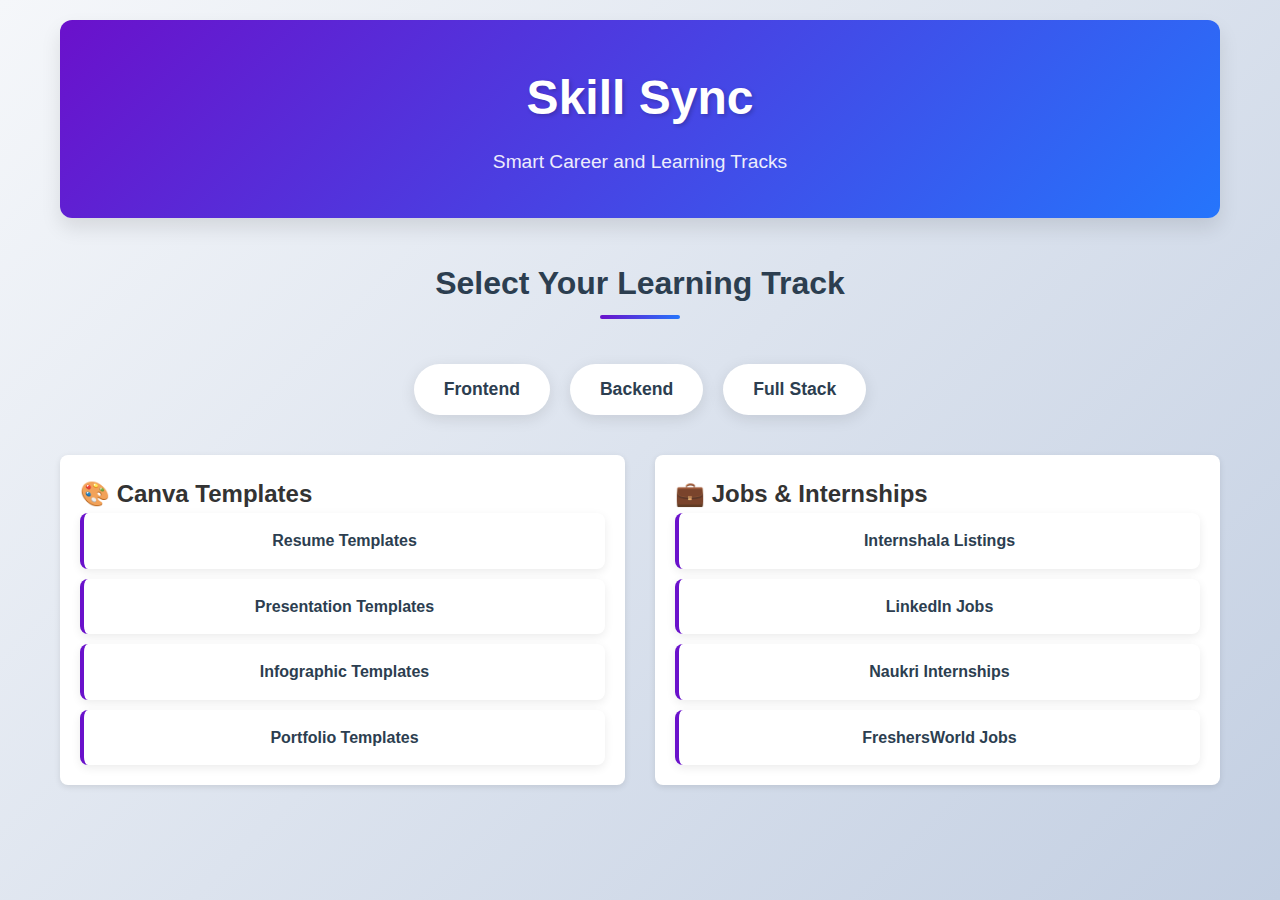
<file: index.html>
<!DOCTYPE html>
<html lang="en">
<head>
  <meta charset="UTF-8" />
  <meta name="viewport" content="width=device-width, initial-scale=1.0"/>
  <title>Skill Sync</title>
  <link rel="stylesheet" href="style.css" />
 

</head>
<body>
  <div class="container">
    <header>
      <h1 style="color: #fff;">Skill Sync</h1>
      <p>Smart Career and Learning Tracks</p>
    </header>

    <section class="track-selection">
      <h2>Select Your Learning Track</h2>
      <div class="buttons">
        <a href="frontend.html"><button>Frontend</button></a>
        <a href="backend.html"><button>Backend</button></a>
        <a href="fullstack.html"><button>Full Stack</button></a>
      </div>
    </section>

     <section style="display: flex; flex-wrap: wrap; gap: 30px; margin-top: 40px;">
  <!-- 🎨 Left Column: Canva Templates -->
  <div style="flex: 1; min-width: 300px; background: #fff; padding: 20px; border-radius: 8px; box-shadow: 0 2px 6px rgba(0,0,0,0.1);">
    <h2>🎨 Canva Templates</h2>
    <div style="display: flex; flex-direction: column; gap: 10px;">
      <a href="https://www.canva.com/resumes/" target="_blank" class="template-btn">Resume Templates</a>
      <a href="https://www.canva.com/presentations/" target="_blank" class="template-btn">Presentation Templates</a>
      <a href="https://www.canva.com/infographics/" target="_blank" class="template-btn">Infographic Templates</a>
      <a href="https://www.canva.com/portfolios/" target="_blank" class="template-btn">Portfolio Templates</a>
    </div>
  </div>

  <!-- 💼 Right Column: Jobs & Internships -->
  <div style="flex: 1; min-width: 300px; background: #fff; padding: 20px; border-radius: 8px; box-shadow: 0 2px 6px rgba(0,0,0,0.1);">
    <h2>💼 Jobs & Internships</h2>
    <div style="display: flex; flex-direction: column; gap: 10px;">
      <a href="https://internshala.com/internships/" target="_blank" class="job-btn">Internshala Listings</a>
      <a href="https://www.linkedin.com/jobs/" target="_blank" class="job-btn">LinkedIn Jobs</a>
      <a href="https://www.naukri.com/internship-jobs" target="_blank" class="job-btn">Naukri Internships</a>
      <a href="https://www.freshersworld.com/" target="_blank" class="job-btn">FreshersWorld Jobs</a>
    </div>
  </div>
</section>
</body>
</html>
</file>
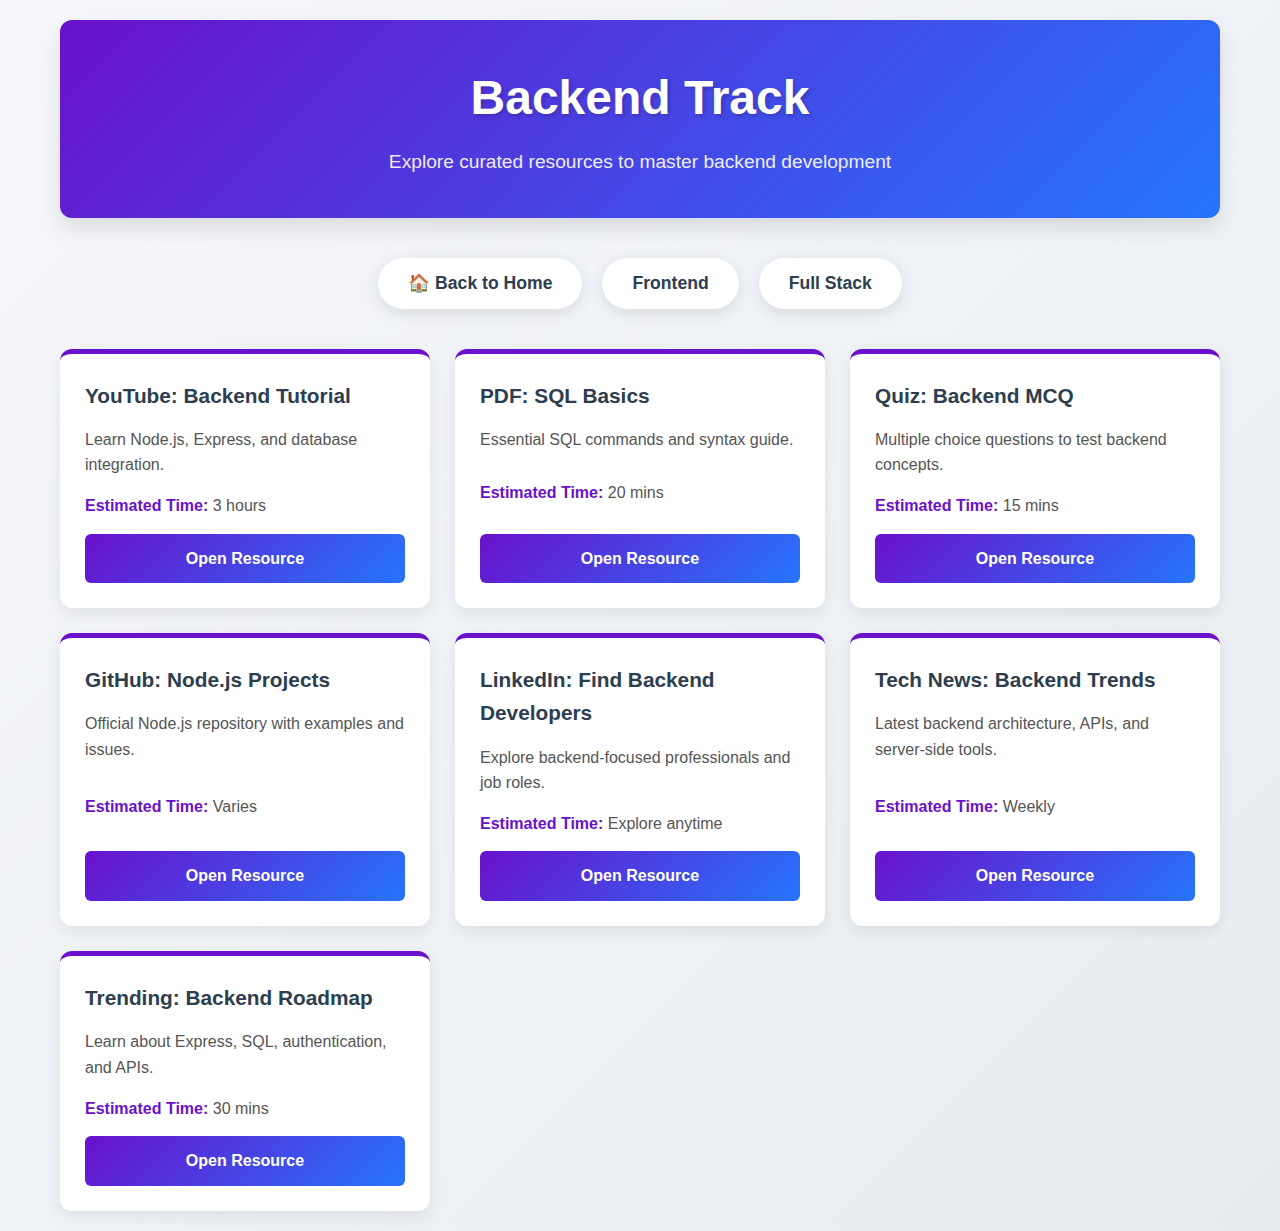
<file: backend.html>
<!DOCTYPE html>
<html lang="en">
<head>
  <meta charset="UTF-8" />
  <meta name="viewport" content="width=device-width, initial-scale=1.0"/>
  <title>Backend Track | Skill Sync</title>
  <link rel="stylesheet" href="style.css" />
</head>

<body class="backend">


  <div class="container">
    <header>
      <h1>Backend Track</h1>
      <p>Explore curated resources to master backend development</p>
    </header>

    <section class="track-selection">
      <div class="buttons">
        <a href="index.html"><button>🏠 Back to Home</button></a>
        <a href="frontend.html"><button>Frontend</button></a>
        <a href="fullstack.html"><button>Full Stack</button></a>
      </div>
    </section>

    <section class="resource-section">
      <div class="resource-card">
        <h3>YouTube: Backend Tutorial</h3>
        <p>Learn Node.js, Express, and database integration.</p>
        <p><strong>Estimated Time:</strong> 3 hours</p>
        <a href="https://www.youtube.com/watch?v=1oTuMPIwHmk" target="_blank">Open Resource</a>
      </div>

      <div class="resource-card">
        <h3>PDF: SQL Basics</h3>
        <p>Essential SQL commands and syntax guide.</p>
        <p><strong>Estimated Time:</strong> 20 mins</p>
        <a href="https://www.sqltutorial.org/sql-cheat-sheet.pdf" target="_blank">Open Resource</a>
      </div>

      <div class="resource-card">
        <h3>Quiz: Backend MCQ</h3>
        <p>Multiple choice questions to test backend concepts.</p>
        <p><strong>Estimated Time:</strong> 15 mins</p>
        <a href="https://www.geeksforgeeks.org/backend-development-mcq/" target="_blank">Open Resource</a>
      </div>

      <div class="resource-card">
        <h3>GitHub: Node.js Projects</h3>
        <p>Official Node.js repository with examples and issues.</p>
        <p><strong>Estimated Time:</strong> Varies</p>
        <a href="https://github.com/nodejs/node" target="_blank">Open Resource</a>
      </div>

      <div class="resource-card">
        <h3>LinkedIn: Find Backend Developers</h3>
        <p>Explore backend-focused professionals and job roles.</p>
        <p><strong>Estimated Time:</strong> Explore anytime</p>
        <a href="https://www.linkedin.com/search/results/people/?keywords=backend%20developer" target="_blank">Open Resource</a>
      </div>

      <div class="resource-card">
        <h3>Tech News: Backend Trends</h3>
        <p>Latest backend architecture, APIs, and server-side tools.</p>
        <p><strong>Estimated Time:</strong> Weekly</p>
        <a href="https://www.infoq.com/backend/" target="_blank">Open Resource</a>
      </div>

      <div class="resource-card">
        <h3>Trending: Backend Roadmap</h3>
        <p>Learn about Express, SQL, authentication, and APIs.</p>
        <p><strong>Estimated Time:</strong> 30 mins</p>
        <a href="https://roadmap.sh/backend" target="_blank">Open Resource</a>
      </div>
    </section>
  </div>
</body>
</html>
</file>
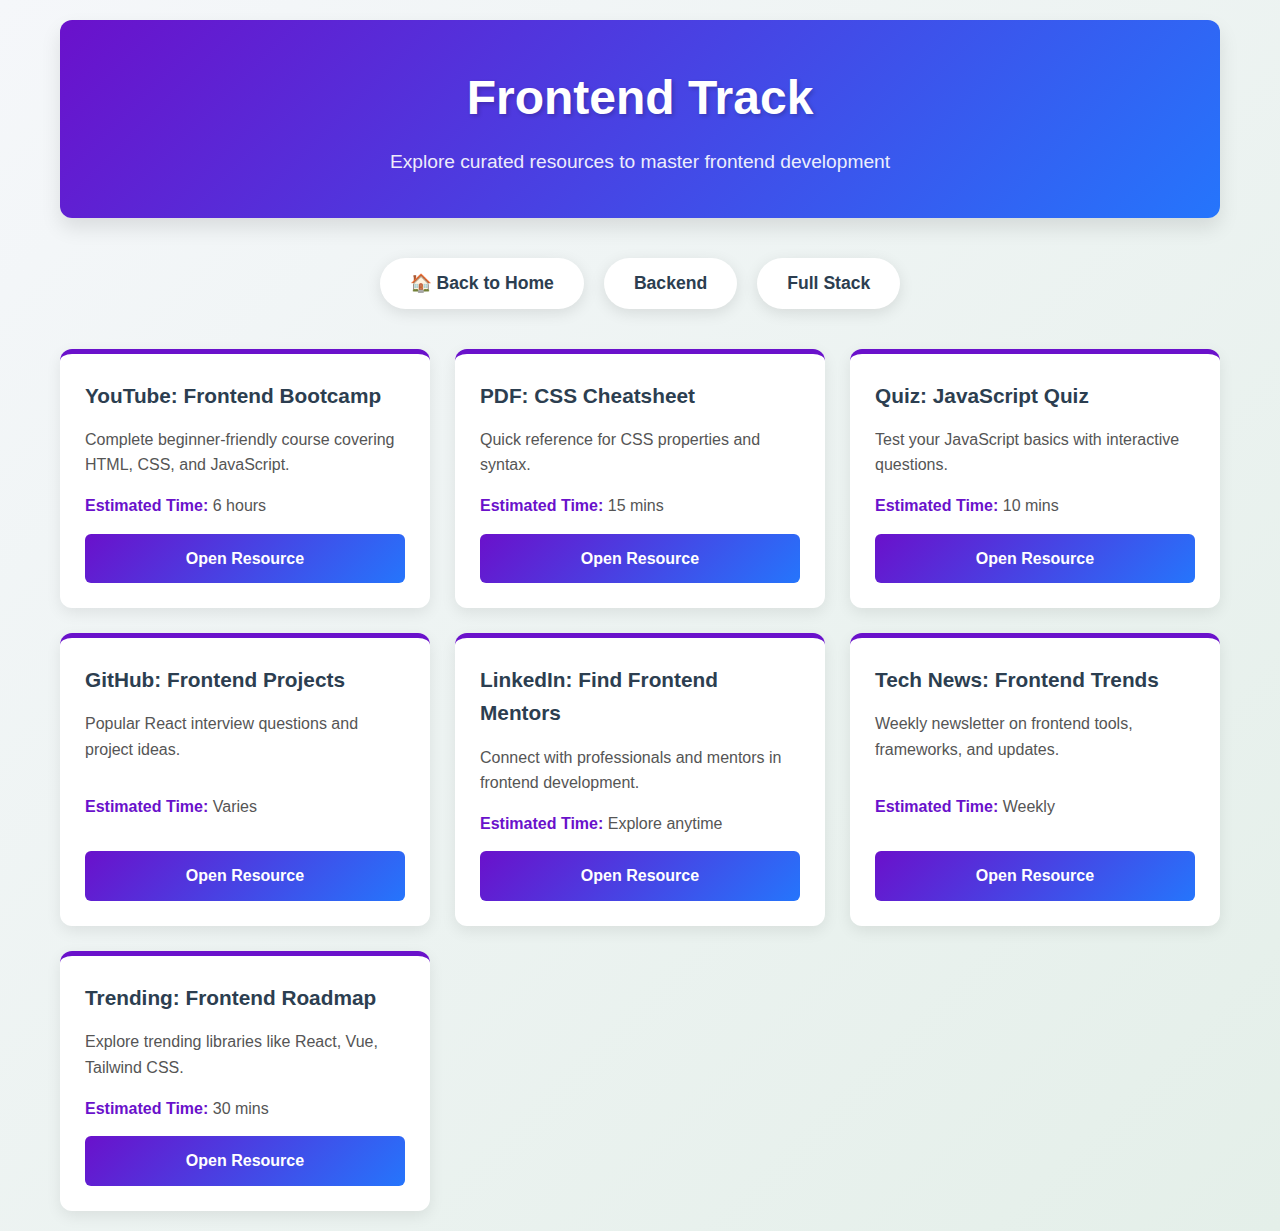
<file: frontend.html>
<!DOCTYPE html>
<html lang="en">
<head>
  <meta charset="UTF-8" />
  <meta name="viewport" content="width=device-width, initial-scale=1.0"/>
  <title>Frontend Track | Skill Sync</title>
  <link rel="stylesheet" href="style.css" />
  
</head>

    <body class="frontend">


  <div class="container">
    <header>
      <h1>Frontend Track</h1>
      <p>Explore curated resources to master frontend development</p>
    </header>

    <section class="track-selection">
      <div class="buttons">
        <a href="index.html"><button>🏠 Back to Home</button></a>
        <a href="backend.html"><button>Backend</button></a>
        <a href="fullstack.html"><button>Full Stack</button></a>
      </div>
    </section>

    <section class="resource-section">
      <div class="resource-card">
        <h3>YouTube: Frontend Bootcamp</h3>
        <p>Complete beginner-friendly course covering HTML, CSS, and JavaScript.</p>
        <p><strong>Estimated Time:</strong> 6 hours</p>
        <a href="https://www.youtube.com/watch?v=zJSY8tbf_ys" target="_blank">Open Resource</a>
      </div>

      <div class="resource-card">
        <h3>PDF: CSS Cheatsheet</h3>
        <p>Quick reference for CSS properties and syntax.</p>
        <p><strong>Estimated Time:</strong> 15 mins</p>
        <a href="https://web.stanford.edu/group/csp/cs21/csscheatsheet.pdf" target="_blank">Open Resource</a>
      </div>

      <div class="resource-card">
        <h3>Quiz: JavaScript Quiz</h3>
        <p>Test your JavaScript basics with interactive questions.</p>
        <p><strong>Estimated Time:</strong> 10 mins</p>
        <a href="https://www.w3schools.com/quiztest/quiztest.asp?qtest=JS" target="_blank">Open Resource</a>
      </div>

      <div class="resource-card">
        <h3>GitHub: Frontend Projects</h3>
        <p>Popular React interview questions and project ideas.</p>
        <p><strong>Estimated Time:</strong> Varies</p>
        <a href="https://github.com/sudheerj/reactjs-interview-questions" target="_blank">Open Resource</a>
      </div>

      <div class="resource-card">
        <h3>LinkedIn: Find Frontend Mentors</h3>
        <p>Connect with professionals and mentors in frontend development.</p>
        <p><strong>Estimated Time:</strong> Explore anytime</p>
        <a href="https://www.linkedin.com/search/results/people/?keywords=frontend%20developer" target="_blank">Open Resource</a>
      </div>

      <div class="resource-card">
        <h3>Tech News: Frontend Trends</h3>
        <p>Weekly newsletter on frontend tools, frameworks, and updates.</p>
        <p><strong>Estimated Time:</strong> Weekly</p>
        <a href="https://frontendfoc.us/" target="_blank">Open Resource</a>
      </div>

      <div class="resource-card">
        <h3>Trending: Frontend Roadmap</h3>
        <p>Explore trending libraries like React, Vue, Tailwind CSS.</p>
        <p><strong>Estimated Time:</strong> 30 mins</p>
        <a href="https://roadmap.sh/frontend" target="_blank">Open Resource</a>
      </div>
    </section>
  </div>
</body>
</html>
</file>
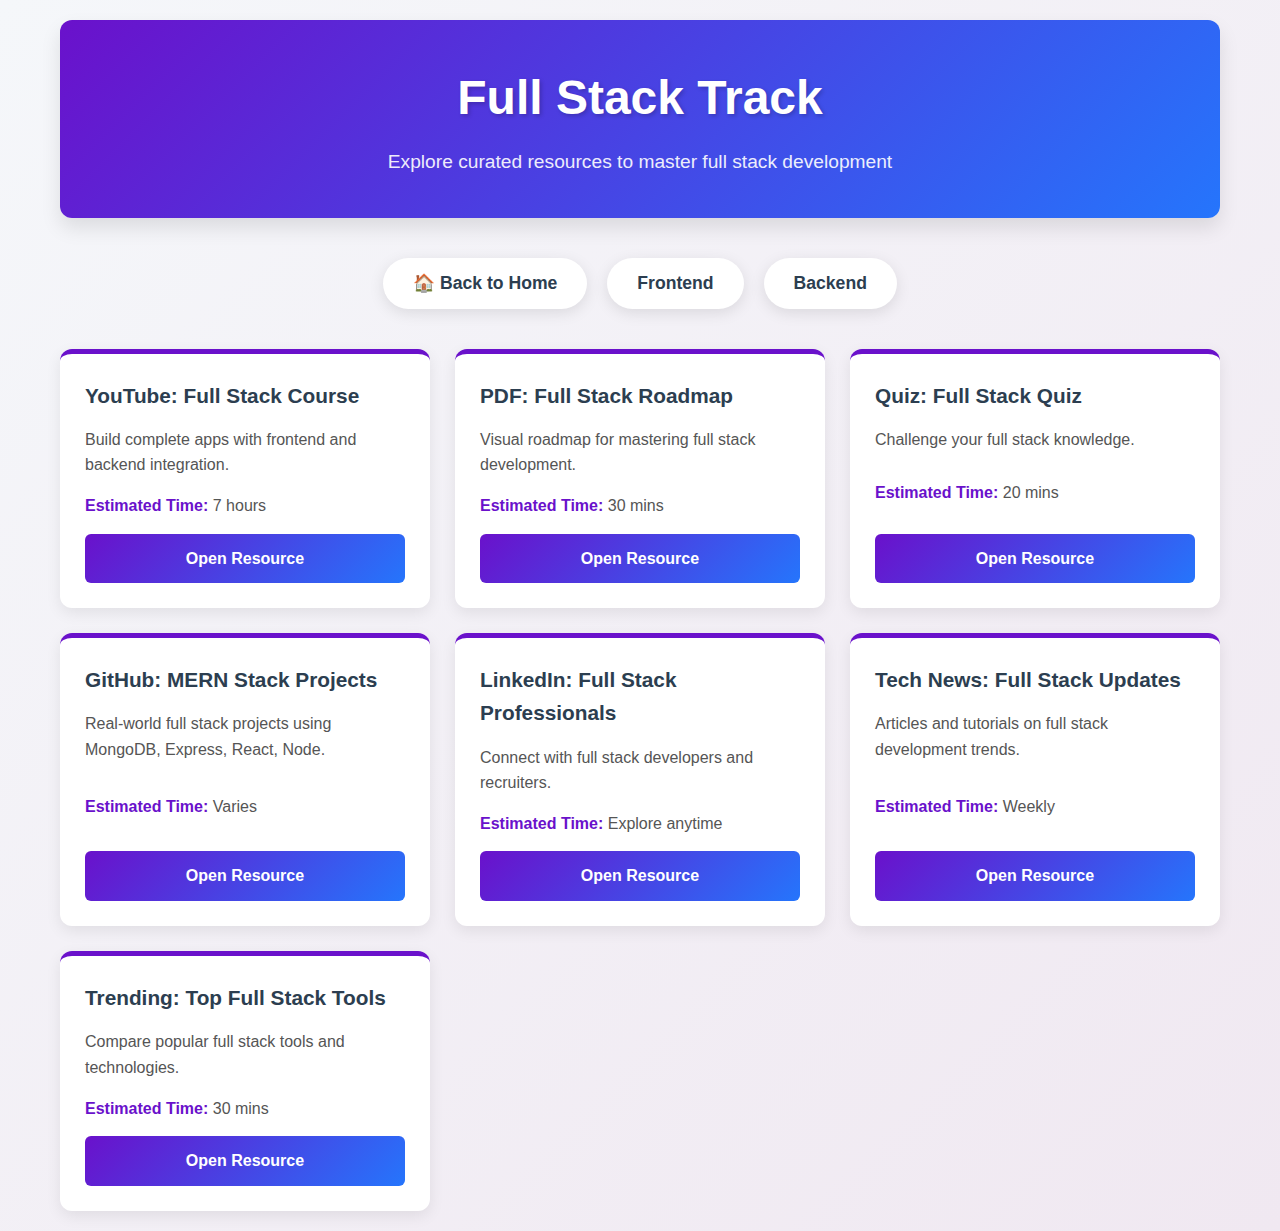
<file: fullstack.html>
<!DOCTYPE html>
  <html lang="en">
  <head>
    <meta charset="UTF-8" />
    <meta name="viewport" content="width=device-width, initial-scale=1.0"/>
    <title>Full Stack Track | Skill Sync</title>
    <link rel="stylesheet" href="style.css" />
    
  </head>

  <body class="fullstack">

    <div class="container">
      <header>
        <h1>Full Stack Track</h1>
        <p>Explore curated resources to master full stack development</p>
      </header>

      <section class="track-selection">
        <div class="buttons">
          <a href="index.html"><button>🏠 Back to Home</button></a>
          <a href="frontend.html"><button>Frontend</button></a>
          <a href="backend.html"><button>Backend</button></a>
        </div>
      </section>

      <section class="resource-section">
        <div class="resource-card">
          <h3>YouTube: Full Stack Course</h3>
          <p>Build complete apps with frontend and backend integration.</p>
          <p><strong>Estimated Time:</strong> 7 hours</p>
          <a href="https://www.youtube.com/watch?v=nu_pCVPKzTk" target="_blank">Open Resource</a>
        </div>

        <div class="resource-card">
          <h3>PDF: Full Stack Roadmap</h3>
          <p>Visual roadmap for mastering full stack development.</p>
          <p><strong>Estimated Time:</strong> 30 mins</p>
          <a href="https://roadmap.sh/full-stack" target="_blank">Open Resource</a>
        </div>

        <div class="resource-card">
          <h3>Quiz: Full Stack Quiz</h3>
          <p>Challenge your full stack knowledge.</p>
          <p><strong>Estimated Time:</strong> 20 mins</p>
          <a href="https://www.includehelp.com/mcq/full-stack-development-multiple-choice-questions-mcqs.aspx" target="_blank">Open Resource</a>
        </div>

        <div class="resource-card">
          <h3>GitHub: MERN Stack Projects</h3>
          <p>Real-world full stack projects using MongoDB, Express, React, Node.</p>
          <p><strong>Estimated Time:</strong> Varies</p>
          <a href="https://github.com/HashirShohaib/MERN-Stack-Projects" target="_blank">Open Resource</a>
        </div>

        <div class="resource-card">
          <h3>LinkedIn: Full Stack Professionals</h3>
          <p>Connect with full stack developers and recruiters.</p>
          <p><strong>Estimated Time:</strong> Explore anytime</p>
          <a href="https://www.linkedin.com/search/results/people/?keywords=full%20stack%20developer" target="_blank">Open Resource</a>
        </div>

        <div class="resource-card">
          <h3>Tech News: Full Stack Updates</h3>
          <p>Articles and tutorials on full stack development trends.</p>
          <p><strong>Estimated Time:</strong> Weekly</p>
          <a href="https://www.freecodecamp.org/news/tag/full-stack/" target="_blank">Open Resource</a>
        </div>

        <div class="resource-card">
          <h3>Trending: Top Full Stack Tools</h3>
          <p>Compare popular full stack tools and technologies.</p>
          <p><strong>Estimated Time:</strong> 30 mins</p>
          <a href="https://stackshare.io/full-stack" target="_blank">Open Resource</a>
        </div>
      </section>
    </div>
  </body>
  </html>
</file>
<file: style.css>
/* style.css */
* {
  margin: 0;
  padding: 0;
  box-sizing: border-box;
}

body {
  font-family: 'Segoe UI', Tahoma, Geneva, Verdana, sans-serif;
  line-height: 1.6;
  color: #333;
  background: linear-gradient(135deg, #f5f7fa 0%, #c3cfe2 100%);
  min-height: 100vh;
}

.container {
  max-width: 1200px;
  margin: 0 auto;
  padding: 20px;
}

/* Header Styles */
header {
  text-align: center;
  padding: 40px 20px;
  background: linear-gradient(135deg, #6a11cb 0%, #2575fc 100%);
  color: white;
  border-radius: 12px;
  margin-bottom: 40px;
  box-shadow: 0 10px 20px rgba(0, 0, 0, 0.1);
}

header h1 {
  font-size: 3rem;
  margin-bottom: 10px;
  text-shadow: 2px 2px 4px rgba(0, 0, 0, 0.2);
}

header p {
  font-size: 1.2rem;
  opacity: 0.9;
}

/* Track Selection Section */
.track-selection {
  text-align: center;
  margin-bottom: 40px;
}

.track-selection h2 {
  font-size: 2rem;
  margin-bottom: 25px;
  color: #2c3e50;
  position: relative;
  display: inline-block;
}

.track-selection h2::after {
  content: '';
  position: absolute;
  bottom: -10px;
  left: 50%;
  transform: translateX(-50%);
  width: 80px;
  height: 4px;
  background: linear-gradient(to right, #6a11cb, #2575fc);
  border-radius: 2px;
}

.buttons {
  display: flex;
  justify-content: center;
  flex-wrap: wrap;
  gap: 20px;
  margin-top: 30px;
}

.buttons a {
  text-decoration: none;
}

.buttons button {
  padding: 15px 30px;
  font-size: 1.1rem;
  font-weight: 600;
  border: none;
  border-radius: 50px;
  cursor: pointer;
  transition: all 0.3s ease;
  background: white;
  color: #2c3e50;
  box-shadow: 0 4px 15px rgba(0, 0, 0, 0.1);
  display: flex;
  align-items: center;
  gap: 8px;
}

.buttons button:hover {
  transform: translateY(-5px);
  box-shadow: 0 10px 20px rgba(0, 0, 0, 0.15);
  background: linear-gradient(135deg, #6a11cb 0%, #2575fc 100%);
  color: white;
}

/* Resource Cards Section */
.resource-section {
  display: grid;
  grid-template-columns: repeat(auto-fill, minmax(350px, 1fr));
  gap: 25px;
  margin-top: 40px;
}

.resource-card {
  background: white;
  border-radius: 12px;
  padding: 25px;
  box-shadow: 0 5px 15px rgba(0, 0, 0, 0.08);
  transition: all 0.3s ease;
  border-top: 5px solid #6a11cb;
  display: flex;
  flex-direction: column;
  height: 100%;
}

.resource-card:hover {
  transform: translateY(-10px);
  box-shadow: 0 15px 30px rgba(0, 0, 0, 0.15);
}

.resource-card h3 {
  font-size: 1.3rem;
  margin-bottom: 15px;
  color: #2c3e50;
  display: flex;
  align-items: center;
  gap: 8px;
}

.resource-card p {
  margin-bottom: 15px;
  color: #555;
  flex-grow: 1;
}

.resource-card a {
  display: inline-block;
  padding: 12px 20px;
  background: linear-gradient(135deg, #6a11cb 0%, #2575fc 100%);
  color: white;
  text-decoration: none;
  border-radius: 6px;
  font-weight: 600;
  text-align: center;
  transition: all 0.3s ease;
  margin-top: auto;
}

.resource-card a:hover {
  background: linear-gradient(135deg, #5a0db9 0%, #1c68e6 100%);
  box-shadow: 0 5px 15px rgba(106, 17, 203, 0.4);
}

/* Template and Job Buttons */
.template-btn, .job-btn {
  display: block;
  padding: 15px;
  background: white;
  border-radius: 8px;
  text-decoration: none;
  color: #2c3e50;
  font-weight: 600;
  text-align: center;
  transition: all 0.3s ease;
  box-shadow: 0 3px 10px rgba(0, 0, 0, 0.08);
  border-left: 4px solid #6a11cb;
}

.template-btn:hover, .job-btn:hover {
  transform: translateX(5px);
  background: linear-gradient(135deg, #6a11cb 0%, #2575fc 100%);
  color: white;
  box-shadow: 0 5px 15px rgba(0, 0, 0, 0.15);
}

/* Canva and Jobs Section */
.templates-jobs {
  display: flex;
  flex-wrap: wrap;
  gap: 30px;
  margin-top: 40px;
}

.templates-jobs > div {
  flex: 1;
  min-width: 300px;
  background: white;
  padding: 25px;
  border-radius: 12px;
  box-shadow: 0 5px 15px rgba(0, 0, 0, 0.08);
}

.templates-jobs h2 {
  font-size: 1.5rem;
  margin-bottom: 20px;
  color: #2c3e50;
  display: flex;
  align-items: center;
  gap: 10px;
}

.templates-jobs > div > div {
  display: flex;
  flex-direction: column;
  gap: 15px;
}

/* Track-specific backgrounds */
.frontend {
  background: linear-gradient(135deg, #f5f7fa 0%, #e4efe9 100%);
}

.backend {
  background: linear-gradient(135deg, #f5f7fa 0%, #e8ecf1 100%);
}

.fullstack {
  background: linear-gradient(135deg, #f5f7fa 0%, #f0e8f1 100%);
}

/* Responsive Design */
@media (max-width: 768px) {
  .buttons {
    flex-direction: column;
    align-items: center;
  }
  
  .buttons button {
    width: 100%;
    max-width: 300px;
  }
  
  .resource-section {
    grid-template-columns: 1fr;
  }
  
  header h1 {
    font-size: 2.2rem;
  }
  
  .templates-jobs {
    flex-direction: column;
  }
}

/* Animation for page load */
@keyframes fadeIn {
  from {
    opacity: 0;
    transform: translateY(20px);
  }
  to {
    opacity: 1;
    transform: translateY(0);
  }
}

.container > * {
  animation: fadeIn 0.6s ease forwards;
}

/* Styling for the estimated time */
.resource-card p strong {
  color: #6a11cb;
}
</file>
